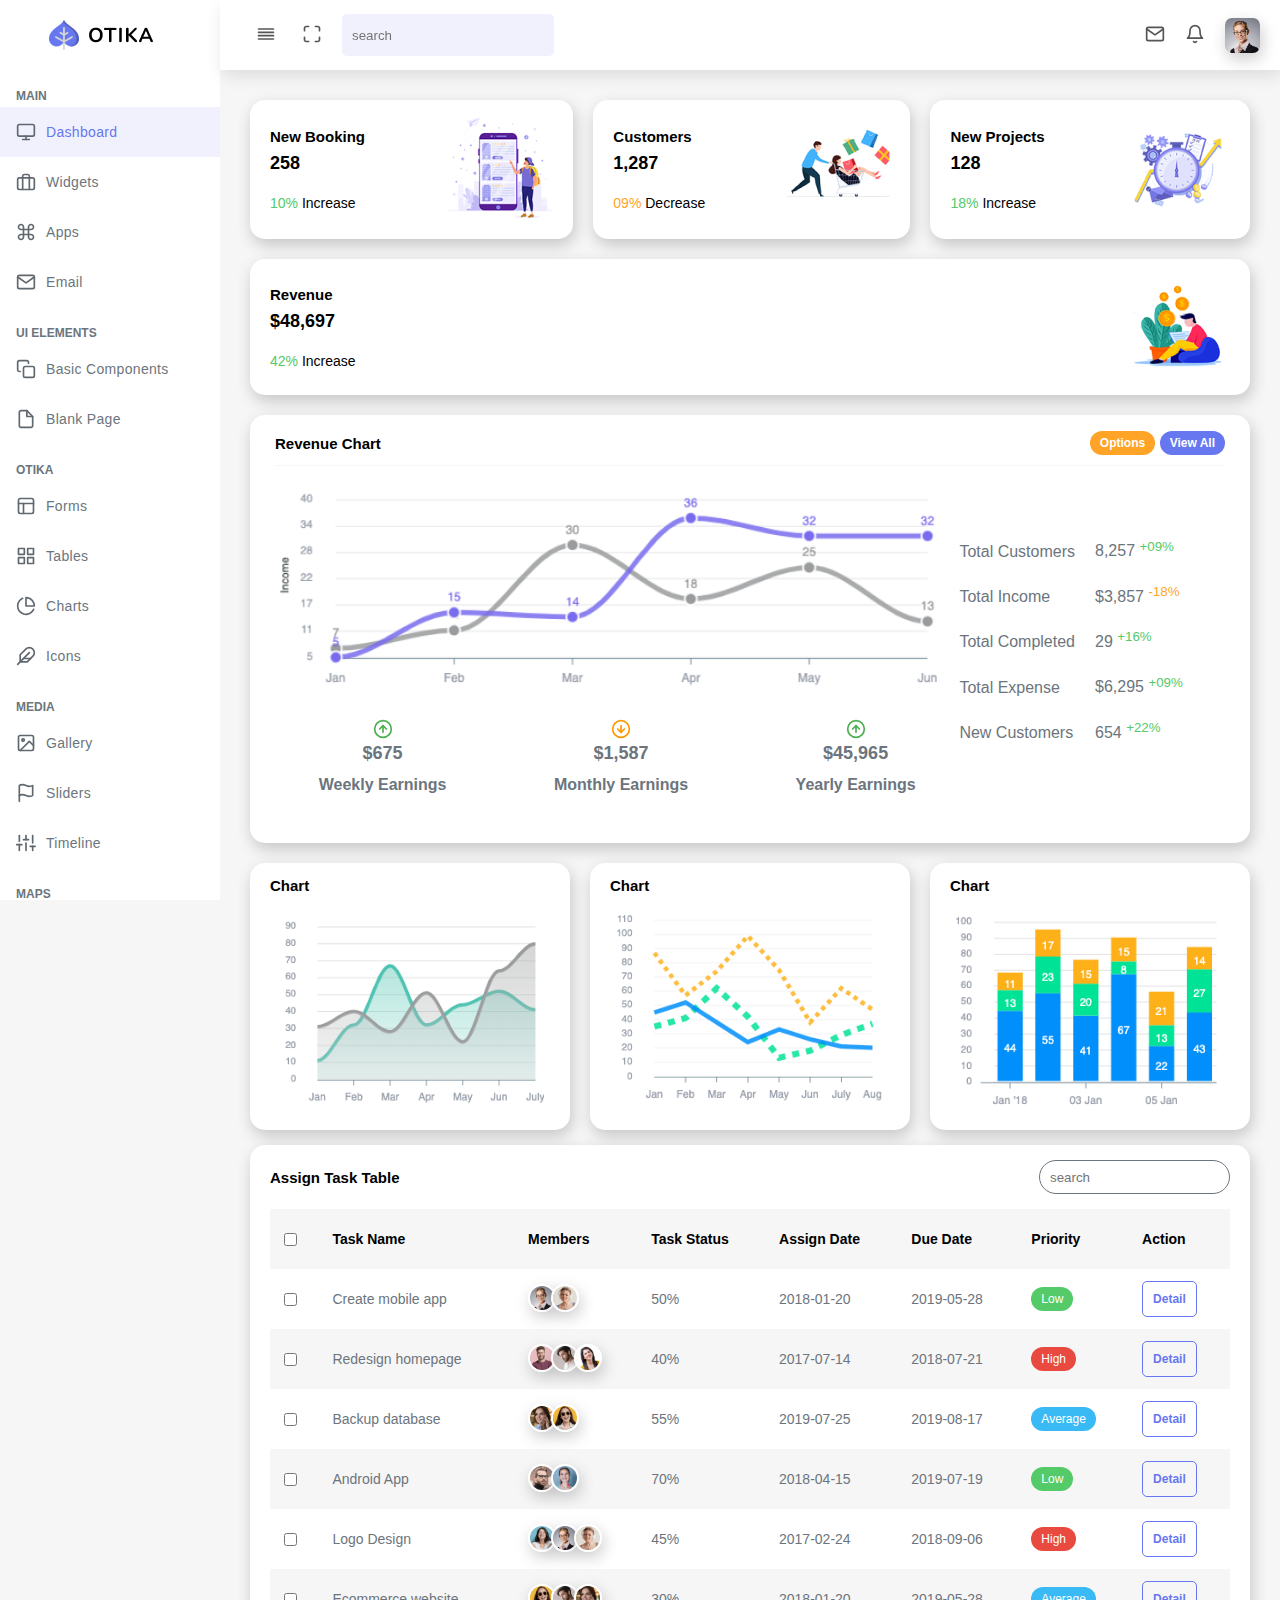
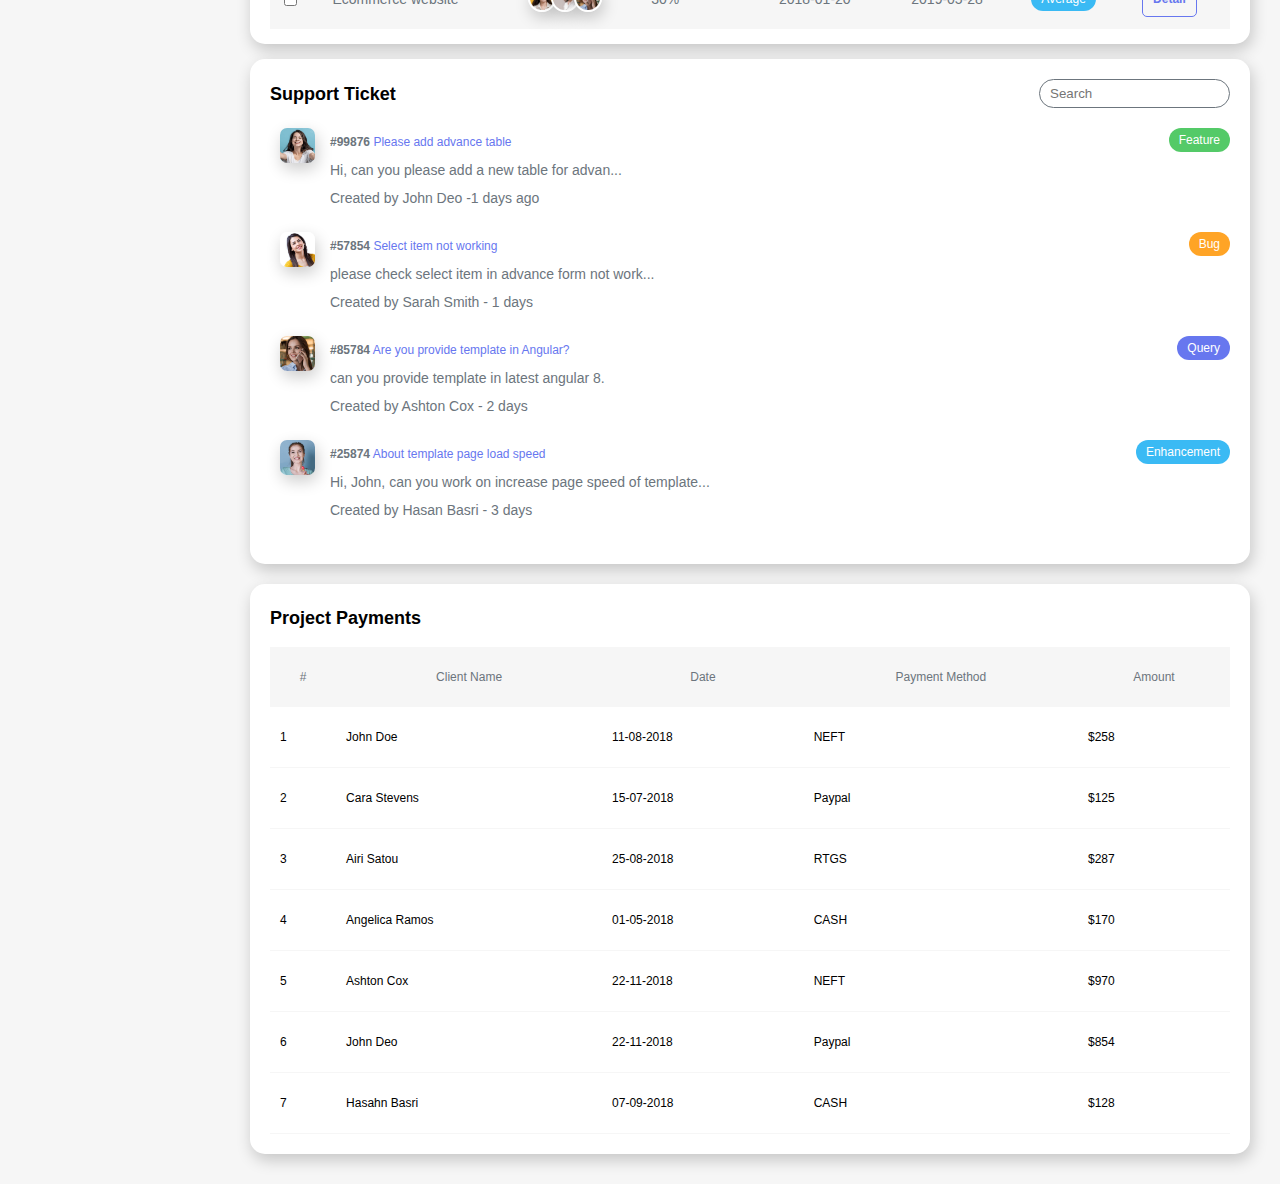
<file: index.html>
<!DOCTYPE html>
<html lang="en">
  <head>
    <meta charset="UTF-8" />
    <meta http-equiv="X-UA-Compatible" content="IE=edge" />
    <meta name="viewport" content="width=device-width, initial-scale=1.0" />
    <link rel="stylesheet" href="style.css" />
    <link rel="icon" type="image/x-icon" href="assets/logo.png">
    <title>IOD Assignment 1</title>
  </head>
  <body>
    <!-- Sidebar navigation -->
    <nav class="sidebar">
      <div class="sidebar-logo">
        <img src="assets/menu/logo.png" alt="Logo" />
      </div>
      <ul class="sidebar-nav">
        <li class="sidebar-header">Main</li>
        <li class="nav-item nav-active">
          <a href="#"
            ><img src="assets/menu/monitor.svg" alt="dashboard icon" class="icon" />
            <span class="nav-active-item">Dashboard</span>
          </a>
        </li>
        <li class="nav-item ">
          <a href="#"
            ><img src="assets/menu/widgets.svg" alt="widgets icon" class="icon" />
            <span class="nav-item-text">Widgets</span>
          </a>
        </li>
        <li class="nav-item">
          <a href="#"
            ><img src="assets/menu/apps.svg" alt="apps icon" class="icon" />
            <span class="nav-item-text">Apps</span>
          </a>
        </li>
        <li class="nav-item">
          <a href="#"
            ><img src="assets/menu/email.svg" alt="email icon" class="icon" />
            <span class="nav-item-text">Email</span>
          </a>
        </li>
        <li class="sidebar-header">UI Elements</li>
        <li class="nav-item">
          <a href="#"
            ><img
              src="assets/menu/basic-components.svg"
              alt="basic components icon"class="icon" 
            />
            <span class="nav-item-text">Basic Components</span>
          </a>
        </li>
        <li class="nav-item">
          <a href="#">
            <img src="assets/menu/blank-page.svg" alt="blank page icon" class="icon" />
            <span class="nav-item-text">Blank Page</span>
          </a>
        </li>
        <li class="sidebar-header">Otika</li>
        <li class="nav-item">
          <a href="#">
            <img src="assets/menu/forms.svg" alt="forms icon" class="icon" />
            <span class="nav-item-text">Forms</span>
          </a>
        </li>
        <li class="nav-item">
          <a href="#">
            <img src="assets/menu/tables.svg" alt="tables icon" class="icon" />
            <span class="nav-item-text">Tables</span>
          </a>
        </li>
        <li class="nav-item">
          <a href="#">
            <img src="assets/menu/charts.svg" alt="charts icon" class="icon" />
            <span class="nav-item-text">Charts</span>
          </a>
        </li>
        <li class="nav-item">
          <a href="#">
            <img src="assets/menu/icons.svg" alt="icons icon" class="icon" />
            <span class="nav-item-text">Icons</span>
          </a>
        </li>
        <li class="sidebar-header">Media</li>
        <li class="nav-item">
          <a href="#">
            <img src="assets/menu/gallery.svg" alt="gallery icon" class="icon" />
            <span class="nav-item-text">Gallery</span>
          </a>
        </li>
        <li class="nav-item">
          <a href="#">
            <img src="assets/menu/sliders.svg" alt="sliders icon" class="icon" />
            <span class="nav-item-text">Sliders</span>
          </a>
        </li>
        <li class="nav-item">
          <a href="#">
            <img src="assets/menu/timeline.svg" alt="timeline icon" class="icon" />
            <span class="nav-item-text">Timeline</span>
          </a>
        </li>
        <li class="sidebar-header">Maps</li>
        <li class="nav-item">
          <a href="#">
            <img src="assets/menu/google-maps.svg" alt="google maps icon" class="icon" />
            <span class="nav-item-text">Google Maps</span>
          </a>
        </li>
        <li class="nav-item">
          <a href="#">
            <img src="assets/menu/vector-maps.svg" alt="vector maps icon" class="icon" />
            <span class="nav-item-text">Vector Maps</span>
          </a>
        </li>
        <li class="sidebar-header">Pages</li>
        <li class="nav-item">
          <a href="#">
            <img src="assets/menu/auth.svg" alt="auth icon" class="icon" />
            <span class="nav-item-text">Auth</span>
          </a>
        </li>
        <li class="nav-item">
          <a href="#">
            <img src="assets/menu/errors.svg" alt="errors icon" class="icon" />
            <span class="nav-item-text">Errors</span>
          </a>
        </li>
        <li class="nav-item">
          <a href="#">
            <img src="assets/menu/other-pages.svg" alt="other pages icon" class="icon" />
            <span class="nav-item-text">Other Pages</span>
          </a>
        </li>
        <li class="nav-item">
          <a href="#">
            <img src="assets/menu/multilevel.svg" alt="multilevel icon" class="icon" />
            <span class="nav-item-text">Multilevel</span>
          </a>
        </li>
      </ul>
    </nav>

    <!-- Header -->
    <header>
      <div class="header-left">
        <button class="menu-icon" href="#" id="menu-btn"><img src="assets/header/align-justify.svg" alt="menu icon" class="icon header-icon" /></button>
       <a href=""> <img src="assets/header/maximize.svg" alt="maximize icon" class="icon header-icon" /></a>
        <input type="text" placeholder="search" />
      </div>
      <div class="header-right">
        <a href="#"><img src="assets/header/mail.svg" alt="mail icon" class="icon header-icon" /></a>
        <a href="#"><img src="assets/header/bell.svg" alt="notification icon" class="icon header-icon" /></a>
        <img src="assets/avatars/avatar-1.png" alt="avatar" class="square-avatar-img"/>
      </div>
    </header>

    <main>
      <!-- Stats section -->
      <section class="stats-container">
        <div class="stats-card card">
          <div class="stats-info">
            <h5>New Booking</h5>
            <h3>258</h3>
            <p><span class="increase">10% </span>Increase</p>
          </div>
          <div class="stats-img">
            <img src="assets/stats/stats-1.png" alt="stats img 1" />
          </div>
        </div>
        <div class="stats-card card">
          <div class="stats-info">
            <h5>Customers</h5>
            <h3>1,287</h3>
            <p><span class="decrease">09% </span>Decrease</p>
          </div>
          <div class="stats-img">
            <img src="assets/stats/stats-2.png" alt="stats img 2" />
          </div>
        </div>
        <div class="stats-card card">
          <div class="stats-info">
            <h5>New Projects</h5>
            <h3>128</h3>
            <p><span class="increase">18% </span>Increase</p>
          </div>
          <div class="stats-img">
            <img src="assets/stats/stats-3.png" alt="stats img 3" />
          </div>
        </div>
        <div class="stats-card card">
          <div class="stats-info">
            <h5>Revenue</h5>
            <h3>$48,697</h3>
            <p><span class="increase">42% </span>Increase</p>
          </div>
          <div class="stats-img">
            <img src="assets/stats/stats-4.png" alt="stats img 4" />
          </div>
        </div>
      </section>

      <!-- Revenue Chart -->
      <section class="revenue-chart card">
        <div class="revenue-header">
          <h5>Revenue Chart</h5>
          <div class="revenue-buttons">
            <button class="option-btn">Options</button>
            <button class="viewall-btn">View All</button>
          </div>
        </div>
        <div class="revenue-content">
          <div class="revenue-img">
            <img
              id="revenue-chart-img"
              src="assets/revenue-chart/revenue-chart.png"
              alt="revenue chart"
            />
            <div class="revenue-stats-container">
              <div class="revenue-stats">
                <img src="assets/revenue-chart/arrow-up.svg" alt="arrow up"  class="icon"/>
                <h3>$675</h4>
                <h4>Weekly Earnings</h4>
              </div>
              <div class="revenue-stats">
                <img
                  src="assets/revenue-chart/arrow-down.svg"
                  alt="arrow down" class="icon"
                />
                <h3>$1,587</h4>
                <h4>Monthly Earnings</h4>
              </div>
              <div class="revenue-stats">
                <img src="assets/revenue-chart/arrow-up.svg" alt="arrow up"  class="icon"/>
                <h3>$45,965</h4>
                <h4>Yearly Earnings</h4>
              </div>
            </div>
          </div>

          <table class="revenue-table">
            <tr>
              <td>Total Customers</td>
              <td>
                8,257 <span class="increase"><sup>+09%</sup></span>
              </td>
            </tr>
            <tr>
              <td>Total Income</td>
              <td>
                $3,857 <span class="decrease"><sup>-18%</sup></span>
              </td>
            </tr>
            <tr>
              <td>Total Completed</td>
              <td>
                29 <span class="increase"><sup>+16%</sup> </span>
              </td>
            </tr>
            <tr>
              <td>Total Expense</td>
              <td>
                $6,295 <span class="increase"><sup>+09%</sup></span>
              </td>
            </tr>
            <tr>
              <td>New Customers</td>
              <td>
                654 <span class="increase"><sup>+22%</sup></span>
              </td>
            </tr>
          </table>
        </div>
      </section>

      <!-- Charts -->
      <section class="charts">
        <div class="chart-card card">
          <h5>Chart</h5>
          <img class="chart-img" src="assets/chart/chart-1.png" alt="chart 1" />
        </div>
        <div class="chart-card card">
          <h5>Chart</h5>
          <img class="chart-img" src="assets/chart/chart-2.png" alt="chart 2" />
        </div>
        <div class="chart-card card">
          <h5>Chart</h5>
          <img class="chart-img" src="assets/chart/chart-3.png" alt="chart 3" />
        </div>
      </section>

      <!-- Task table -->

      <section class="task-table-section card">
        <div class="task-table-header">
          <h5>Assign Task Table</h5>
          <input type="text" placeholder="search" />
        </div>
        <table class="task-table">
          <tr>
            <th><input type="checkbox" name="" id="" /></th>
            <th>Task Name</th>
            <th>Members</th>
            <th>Task Status</th>
            <th>Assign Date</th>
            <th>Due Date</th>
            <th>Priority</th>
            <th>Action</th>
          </tr>
          <tr>
            <td><input type="checkbox" name="" id="" /></td>
            <td>Create mobile app</td>
            <td>
              <ul class="task-table-members">
                <li><img src="assets/avatars/avatar-1.png" class="avatar-img" alt="avatar image 1"></li>
                <li><img src="assets/avatars/avatar-2.png" class="avatar-img" alt="avatar image 1"></li>
            </ul>
          </td>
            <td><div class="status-bar">50%</div></td>
            <td>2018-01-20</td>
            <td>2019-05-28</td>
            <td><button class="green-btn priority">Low</button></td>
            <td><button class="detail-btn">Detail</button></td>
          </tr>
          <tr>
            <td><input type="checkbox" name="" id="" /></td>
            <td>Redesign homepage</td>
            <td>
              <ul class="task-table-members">
                <li><img src="assets/avatars/avatar-3.png" class="avatar-img" alt="avatar image 3"></li>
                <li><img src="assets/avatars/avatar-4.png" class="avatar-img" alt="avatar image 4"></li>
                <li><img src="assets/avatars/avatar-5.png" class="avatar-img" alt="avatar image 5"></li>
            </ul>
            </td>
            <td><div class="status-bar">40%</div></td>
            <td>2017-07-14</td>
            <td>2018-07-21</td>
            <td><button class="red-btn priority">High</button></td>
            <td><button class="detail-btn">Detail</button></td>
          </tr>
          <tr>
            <td><input type="checkbox" name="" id="" /></td>
            <td>Backup database</td>
            <td>
              <ul class="task-table-members">
                <li><img src="assets/avatars/avatar-6.png" class="avatar-img" alt="avatar image 6"></li>
                <li><img src="assets/avatars/avatar-7.png" class="avatar-img" alt="avatar image 7"></li>
            </ul>
            </td>
            <td><div class="status-bar">55%</div></td>
            <td>2019-07-25</td>
            <td>2019-08-17</td>
            <td><button class="blue-btn priority">Average</button></td>
            <td><button class="detail-btn">Detail</button></td>
          </tr>
          <tr>
            <td><input type="checkbox" name="" id="" /></td>
            <td>Android App</td>
            <td>
              <ul class="task-table-members">
                <li><img src="assets/avatars/avatar-8.png" class="avatar-img" alt="avatar image 8"></li>
                <li><img src="assets/avatars/avatar-9.png" class="avatar-img" alt="avatar image 9"></li>
            </ul>
            </td>
            <td><div class="status-bar">70%</div></td>
            <td>2018-04-15</td>
            <td>2019-07-19</td>
            <td><button class="green-btn priority">Low</button></td>
            <td><button class="detail-btn">Detail</button></td>
          </tr>
          <tr>
            <td><input type="checkbox" name="" id="" /></td>
            <td>Logo Design</td>
            <td>
              <ul class="task-table-members">
                <li><img src="assets/avatars/avatar-10.png" class="avatar-img" alt="avatar image 8"></li>
                <li><img src="assets/avatars/avatar-1.png" class="avatar-img" alt="avatar image 1"></li>
                <li><img src="assets/avatars/avatar-2.png" class="avatar-img" alt="avatar image 2"></li>
            </ul>
            </td>
            <td><div class="status-bar">45%</div></td>
            <td>2017-02-24</td>
            <td>2018-09-06</td>
            <td><button class="red-btn priority">High</button></td>
            <td><button class="detail-btn">Detail</button></td>
          </tr>
          <tr>
            <td><input type="checkbox" name="" id="" /></td>
            <td>Ecommerce website</td>
            <td>
              <ul class="task-table-members">
                <li><img src="assets/avatars/avatar-7.png" class="avatar-img" alt="avatar image 7"></li>
                <li><img src="assets/avatars/avatar-4.png" class="avatar-img" alt="avatar image 4"></li>
                <li><img src="assets/avatars/avatar-6.png" class="avatar-img" alt="avatar image 6"></li>
            </ul>
            </td>
            <td><div class="status-bar">30%</div></td>
            <td>2018-01-20</td>
            <td>2019-05-28</td>
            <td><button class="blue-btn priority">Average</button></td>
            <td><button class="detail-btn">Detail</button></td>
          </tr>
        </table>
      </section>

      <!-- Support ticket-->
      <div class="support-payment-container">
        <section class="support-ticket card">
          <div class="support-ticket-header">
            <h3>Support Ticket</h3>
            <input type="text" placeholder="Search" />
          </div>
          <div class="support-enquiries">
            <div class="support-card">
              <div class="support-user-img">
                <img
                  src="assets/avatars/avatar-10.png" class="square-avatar-img"
                  alt="user 1 image"
                />
              </div>
              <div class="support-info">
                <span class="support-number">#99876</span> <a class="support-enquiry" href="#">Please add advance table</a>
                <p>Hi, can you please add a new table for advan...</p>
                <p>Created by <span class="support-person">John Deo</span> <span>-1 days ago</span></p>
              </div>
              <div class="support-btn">
                <button class="green-btn priority">Feature</button>
              </div>
            </div>
            <div class="support-card">
              <div class="support-user-img">
                <img
                  src="assets/avatars/avatar-5.png"
                  class="square-avatar-img"
                  alt="user 2 image"
                />
              </div>
              <div class="support-info">
                <span class="support-number">#57854</span> <a class="support-enquiry" href="#">Select item not working</a>
                <p>please check select item in advance form not work...</p>
                <p>Created by <span class="support-person">Sarah Smith</span> <span>- 1 days</span></p>
              </div>
              <div class="support-btn">
                <button class="orange-btn priority">Bug</button>
              </div>
            </div>
            <div class="support-card">
              <div class="support-user-img">
                <img
                  src="assets/avatars/avatar-6.png"
                  class="square-avatar-img"
                  alt="user 3 image"
                />
              </div>
              <div class="support-info">
                <span class="support-number">#85784</span>
                <a class="support-enquiry" href="#">Are you provide template in Angular?</a>
                <p>can you provide template in latest angular 8.</p>
                <p>Created by <span class="support-person">Ashton Cox</span> <span>- 2 days</span></p>
              </div>
              <div class="support-btn">
                <button class="purple-btn priority">Query</button>
              </div>
            </div>
            <div class="support-card">
              <div class="support-user-img">
                <img
                  src="assets/avatars/avatar-9.png"
                  class="square-avatar-img"
                  alt="user 4 image"
                />
              </div>
              <div class="support-info">
                <span class="support-number">#25874</span>
                <a class="support-enquiry" href="#">About template page load speed</a>
                <p>
                  Hi, John, can you work on increase page speed of template...
                </p>
                <p>Created by <span class="support-person">Hasan Basri</span> <span>- 3 days</span></p>
              </div>
              <div class="support-btn">
                <button class="blue-btn priority">Enhancement</button>
              </div>
            </div>
          </div>
        </section>

        <!-- Project payments -->
        <section class="project-payments card">
          <div class="project-payments-header">
            <h3>Project Payments</h3>
          </div>
          <table class="project-payments-table">
            <tr>
              <th>#</th>
              <th>Client Name</th>
              <th>Date</th>
              <th>Payment Method</th>
              <th>Amount</th>
            </tr>
            <tr>
              <td>1</td>
              <td>John Doe</td>
              <td>11-08-2018</td>
              <td>NEFT</td>
              <td>$258</td>
            </tr>
            <tr>
              <td>2</td>
              <td>Cara Stevens</td>
              <td>15-07-2018</td>
              <td>Paypal</td>
              <td>$125</td>
            </tr>
            <tr>
              <td>3</td>
              <td>Airi Satou</td>
              <td>25-08-2018</td>
              <td>RTGS</td>
              <td>$287</td>
            </tr>
            <tr>
              <td>4</td>
              <td>Angelica Ramos</td>
              <td>01-05-2018</td>
              <td>CASH</td>
              <td>$170</td>
            </tr>
            <tr>
              <td>5</td>
              <td>Ashton Cox</td>
              <td>22-11-2018</td>
              <td>NEFT</td>
              <td>$970</td>
            </tr>
            <tr>
              <td>6</td>
              <td>John Deo</td>
              <td>22-11-2018</td>
              <td>Paypal</td>
              <td>$854</td>
            </tr>
            <tr>
              <td>7</td>
              <td>Hasahn Basri</td>
              <td>07-09-2018</td>
              <td>CASH</td>
              <td>$128</td>
            </tr>
          </table>
        </section>
      </div>
    </main>
    <script src="app.js"></script>
  </body>
</html>
</file>
<file: style.css>
/* CSS reset */

html,
body,
div,
span,
applet,
object,
iframe,
h1,
h2,
h3,
h4,
h5,
h6,
p,
blockquote,
pre,
a,
abbr,
acronym,
address,
big,
cite,
code,
del,
dfn,
em,
img,
ins,
kbd,
q,
s,
samp,
small,
strike,
strong,
tt,
var,
b,
u,
i,
center,
dl,
dt,
dd,
ol,
ul,
li,
fieldset,
form,
label,
legend,
table,
caption,
tbody,
tfoot,
thead,
tr,
th,
td,
article,
aside,
canvas,
details,
embed,
figure,
figcaption,
footer,
header,
hgroup,
menu,
nav,
output,
ruby,
section,
summary,
time,
mark,
audio,
video {
  margin: 0;
  padding: 0;
  border: 0;
  font-size: 100%;
  font: inherit;
  vertical-align: baseline;
}

article,
aside,
details,
figcaption,
figure,
footer,
header,
hgroup,
menu,
nav,
section {
  display: block;
}
body {
  line-height: 1;
}
ol,
ul {
  list-style: none;
}
blockquote,
q {
  quotes: none;
}
blockquote:before,
blockquote:after,
q:before,
q:after {
  content: "";
  content: none;
}
table {
  border-collapse: collapse;
  border-spacing: 0;
}

/* General Styles */
:root {
  --purple-color: #6777ef;
  --light-purple-color: rgba(103, 119, 239, 0.1);
  --orange-color: #ffa426;
  --green-color: #83b642;
  --bright-green-color: #54ca68;
  --red-color: #e94a40;
  --dark-grey-color: #6c757d;
  --light-grey-color: #f6f6f6;
  --blue-color: #3abaf4;
  --white-color: #ffffff;
}

@import url("https://fonts.googleapis.com/css2?family=Nunito:wght@400;700&display=swap");

body {
  font-family: "Nunito", sans-serif;
  background-color: #f6f6f6;
}

button {
  font-family: "Nunito", sans-serif;
  font-weight: 700;
  font-size: 0.75rem;
}

h1,
h2,
h3,
h4,
h5 {
  font-weight: 700;
}

h3 {
  font-size: 1.125rem;
}

h5 {
  font-size: 0.9375rem;
}

p {
  font-weight: 400;
  font-size: 0.875rem;
}

a {
  text-decoration: none;
}

.icon {
  width: 20px;
}

.green-btn {
  background-color: var(--bright-green-color);
}

.red-btn {
  background-color: var(--red-color);
}

.blue-btn {
  background-color: var(--blue-color);
}

.purple-btn {
  background-color: var(--purple-color);
}

.orange-btn {
  background-color: var(--orange-color);
}

.priority {
  padding: 5px 10px;
  border-radius: 100px;
  border: none;
  color: var(--white-color);
  font-weight: 500;
}

.card {
  background-color: var(--white-color);
  border-radius: 15px;
  padding: 10px;
  box-shadow: 2px 6px 16px rgba(0, 0, 0, 0.2);
}
/* Sidebar Styling */

.sidebar {
  background-color: var(--white-color);
  display: flex;
  flex-direction: column;
  height: 100%;
  width: 220px;
  overflow: scroll;
  z-index: 1;
  position: fixed;
  top: 0;
  left: 0;
  transition: 500ms ease;
}

.no-sidebar {
  width: 0%;
}

.sidebar-logo {
  display: flex;
  justify-content: center;
  padding: 20px 16px;
}

.sidebar-nav {
  padding-bottom: 40px;
}

.sidebar-header {
  font-size: 0.75rem;
  text-transform: uppercase;
  font-weight: 700;
  color: var(--dark-grey-color);
  padding: 20px 0 5px 16px;
}

.nav-active {
  background: var(--light-purple-color);
  color: var(--purple-color);
  letter-spacing: 0.02rem;
  font-size: 0.875rem;
}

.nav-active-item {
  color: var(--purple-color);
  padding-left: 10px;
}

.nav-item {
  height: 50px;
  display: flex;
  padding: 0 16px;
}

.nav-item:hover {
  background-color: var(--light-grey-color);
  transition: 500ms;
}

.nav-item a {
  display: flex;
  align-items: center;
}

.nav-item-text {
  color: var(--dark-grey-color);
  padding-left: 10px;
  letter-spacing: 0.02rem;
  font-size: 0.875rem;
}

/* Header Styling */
header {
  background-color: var(--white-color);
  display: flex;
  justify-content: space-between;
  align-items: center;
  height: 70px;
  box-shadow: 2px 6px 16px rgba(0, 0, 0, 0.1);
  position: sticky;
  top: 0;
  margin-left: 220px;
  z-index: 1;
  transition: 500ms ease;
}

.header-full {
  margin-left: 0%;
}

.header-left {
  display: flex;
  align-items: center;
  padding-left: 20px;
}

.menu-icon {
  border: none;
  background-color: var(--white-color);
  cursor: pointer;
}

.header-icon {
  padding: 0 10px 0 10px;
}

.header-left input {
  background-color: var(--light-purple-color);
  height: 40px;
  width: 200px;
  border-radius: 5px;
  border: none;
  padding-left: 10px;
  margin-left: 10px;
}

.header-right {
  display: flex;
  align-items: center;
  padding-right: 20px;
}

.square-avatar-img {
  width: 35px;
  border-radius: 20%;
  box-shadow: 2px 6px 16px rgba(0, 0, 0, 0.2);
  margin-left: 10px;
}

/* main styling */
main {
  position: relative;
  margin-left: 220px;
  display: flex;
  flex-direction: column;
  margin-top: 30px;
  transition: 500ms ease;
}

.main-large {
  margin-left: 0;
}

/* Stats Section styling */
.stats-container {
  display: flex;
  flex-wrap: wrap;
  justify-content: space-between;
  margin-left: 30px;
  margin-right: 30px;
  gap: 20px;
}

.stats-card {
  display: flex;
  align-items: center;
  justify-content: space-between;
  padding: 15px 20px;
  flex: 1 1 auto;
}

.stats-info h5 {
  margin-bottom: 10px;
}

.stats-info h3 {
  margin-bottom: 24px;
}

.increase {
  color: var(--bright-green-color);
}

.decrease {
  color: var(--orange-color);
}
/* Revenue chart styling */

.revenue-chart {
  padding: 16px 25px 30px 25px;
  margin: 20px 30px;
}

.revenue-header {
  display: flex;
  justify-content: space-between;
  align-items: center;
  padding-bottom: 10px;
  border-bottom: 1px solid var(--light-grey-color);
}

.revenue-buttons button {
  border-radius: 100px;
  border: none;
  padding: 5px 10px;
  color: var(--white-color);
}

.option-btn {
  background-color: var(--orange-color);
}

.viewall-btn {
  background-color: var(--purple-color);
}

.option-btn:hover,
.viewall-btn:hover {
  cursor: pointer;
}

.revenue-content {
  display: flex;
  justify-content: space-around;
}

.revenue-img {
  padding-top: 15px;
}

#revenue-chart-img {
  width: 100%;
  height: auto;
}

.revenue-stats-container {
  display: flex;
  flex-wrap: wrap;
  justify-content: space-around;
  margin: 20px 0;
  gap: 20px;
}

.revenue-stats {
  align-items: center;
  display: flex;
  flex-direction: column;
  flex: 0 0 auto;
  gap: 5px;
}

.revenue-stats h3 {
  margin-bottom: 10px;
}

.revenue-stats h3,
.revenue-stats h4 {
  color: var(--dark-grey-color);
}

.revenue-table {
  color: var(--dark-grey-color);
  display: flex;
  align-items: center;
  line-height: 15pt;
  flex: 1 1 auto;
  justify-content: space-around;
}

.revenue-table td {
  width: 150px;
  line-height: 30pt;
}

/* Charts styling */

.charts {
  display: flex;
  flex-wrap: wrap;
  margin-left: 30px;
  margin-right: 30px;
  gap: 20px;
}

.chart-card {
  padding: 15px 20px;
  display: flex;
  flex-direction: column;
  flex: 1;
  width: -webkit-fill-available;
}

.chart-card h5 {
  margin-bottom: 15px;
}

.chart-img {
  width: 100%;
  height: auto;
}

/* Task table styling */

.task-table-section {
  display: flex;
  flex-direction: column;
  padding: 15px 20px;
  margin: 15px 30px;
  overflow-x: scroll;
}

.task-table-header {
  display: flex;
  justify-content: space-between;
  align-items: center;
  margin-bottom: 15px;
}

.task-table-header input {
  height: 30px;
  border: 1px solid var(--dark-grey-color);
  border-radius: 100px;
  padding-left: 10px;
}

.task-table {
  text-align: left;
}

.task-table th {
  font-weight: 700;
}

.task-table th,
.task-table td {
  padding: 10px;
  font-size: 0.875rem;
  height: 40px;
  vertical-align: middle;
}

.task-table td {
  color: var(--dark-grey-color);
}

.task-table tr:nth-child(2n + 1),
.task-table th {
  background-color: var(--light-grey-color);
}

/* Task table members styling */

.task-table-members {
  display: inline-flex;
}

.task-table-members li:nth-child(n + 2) {
  position: relative;
  margin-left: -5px;
}

.avatar-img {
  width: 24px;
  border-radius: 100px;
  border: 2px solid var(--white-color);
  box-shadow: 2px 6px 16px rgba(0, 0, 0, 0.2);
}

/* Task table button styling */

.detail-btn {
  padding: 10px;
  border: 1px solid var(--purple-color);
  border-radius: 5px;
  background-color: rgba(0, 0, 0, 0);
  color: var(--purple-color);
}

.detail-btn:hover {
  background-color: var(--purple-color);
  color: var(--white-color);
  transition: 1000ms;
  cursor: pointer;
}

/* Support ticket styling */

.support-payment-container {
  display: flex;
  flex-wrap: wrap;
  flex-direction: row;
  margin-left: 30px;
  margin-right: 30px;
  margin-bottom: 30px;
  gap: 20px;
}

.support-ticket {
  display: flex;
  flex: 1 1 auto;
  flex-direction: column;
  padding: 20px;
}

.support-ticket-header {
  display: flex;
  flex-wrap: wrap;
  gap: 20px;
  flex-direction: row;
  justify-content: space-between;
  align-items: center;
  margin-bottom: 20px;
}

.support-ticket input {
  border: 1px solid var(--dark-grey-color);
  border-radius: 100px;
  height: 25px;
  padding-left: 10px;
}

.support-enquiries {
  display: flex;
  flex-direction: column;
}

.support-card {
  display: flex;
  flex-direction: row;
  margin-bottom: 20px;
  color: var(--dark-grey-color);
}

.support-user-img {
  padding-right: 15px;
}

.support-info {
  font-size: 0.75rem;
  line-height: 28px;
}

.support-number {
  font-weight: 700;
}

.support-enquiry {
  color: var(--purple-color);
}

.support-btn {
  margin-left: auto;
}

/* Project payments styling*/
.project-payments {
  display: flex;
  flex: 1 1 auto;
  flex-direction: column;
  padding: 20px;
  overflow-x: scroll;
}

.project-payments-header {
  margin-bottom: 20px;
  margin-top: 5px;
}

.project-payments-table th {
  background-color: var(--light-grey-color);
  padding: 24px 10px;
  color: var(--dark-grey-color);
  font-size: 12px;
  white-space: nowrap;
}

.project-payments-table td {
  border-bottom: 1px solid var(--light-grey-color);
  padding: 24px 10px;
  font-size: 0.75rem;
  white-space: nowrap;
}

/* Media Queries */

@media screen and (max-width: 1000px) {
  .sidebar {
    margin-top: 70px;
    height: 95%;
  }

  .no-sidebar {
    width: 0;
  }

  header {
    margin: 0;
  }

  main {
    margin: 30px 0;
  }
}

@media screen and (max-width: 800px) {
  .revenue-content {
    flex-wrap: wrap;
  }
}

@media screen and (max-width: 600px) {
  .sidebar {
    width: 60%;
  }

  .no-sidebar {
    width: 0;
  }

  header input {
    display: none;
  }

  .chart-card {
    flex: 0 0 auto;
  }
}
</file>
